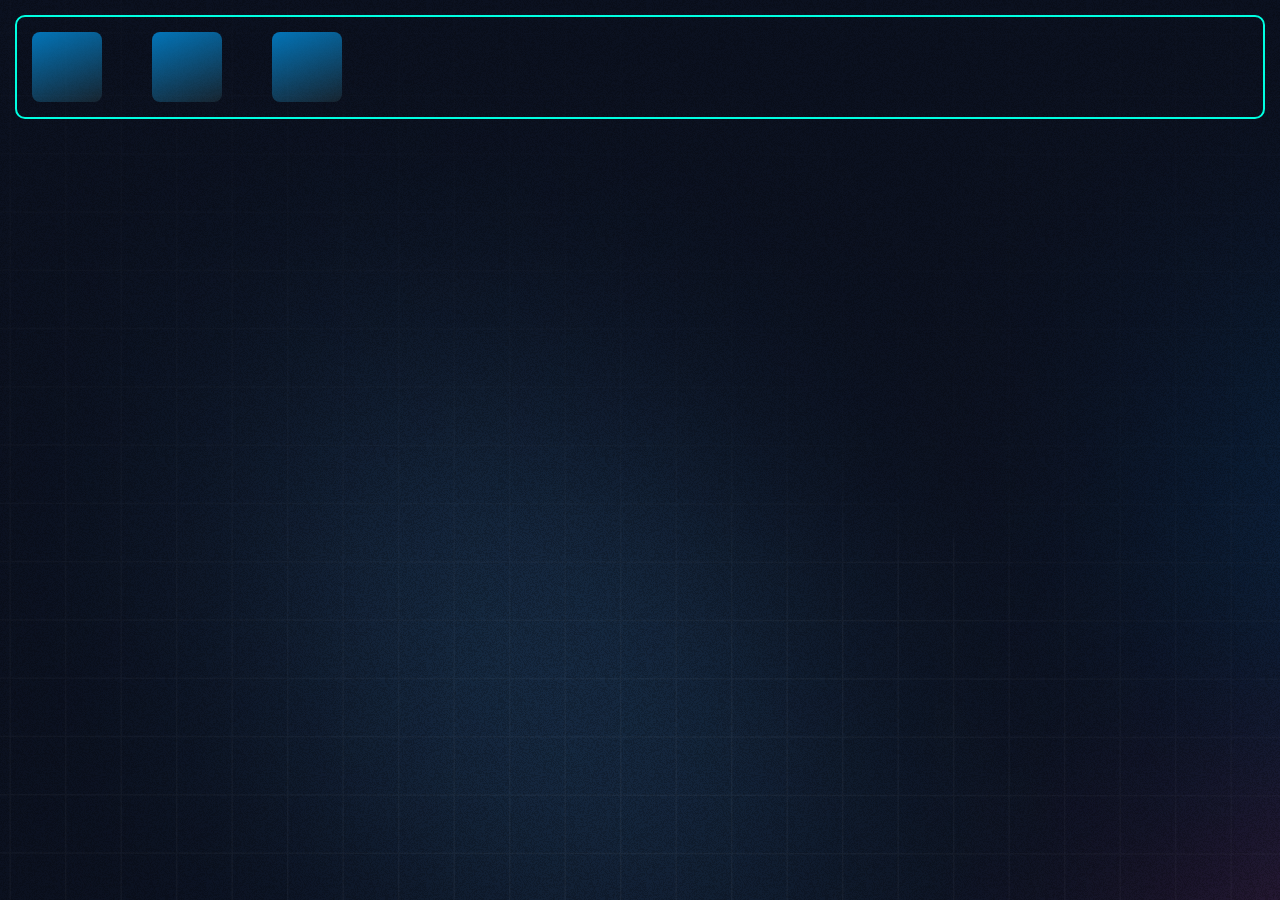
<file: flexbox-batch-06-main/flexbox/index.html>
<!DOCTYPE html>
<html lang="en">
  <head>
    <meta charset="UTF-8" />
    <meta http-equiv="X-UA-Compatible" content="IE=edge" />
    <meta name="viewport" content="width=device-width, initial-scale=1.0" />
    <link rel="stylesheet" href="style.css" />
    <link rel="stylesheet" href="basic.css" />
    <title>Flex Box</title>
  </head>
  <body>
    <div class="container">
      <div class="box"></div>
      <div class="box"></div>
      <div class="box"></div>
    </div>

    <!-- <div class="position-container">
      <div class="position-sub-container">
        <div class="position"></div>
        <div class="position"></div>
        <div class="position"></div>
      </div>
      <div class="position-sub-container">
        <div class="position"></div>
        <div class="position"></div>
        <div class="position"></div>
      </div>
      <div class="position-sub-container">
        <div class="position"></div>
        <div class="position"></div>
        <div class="position"></div>
      </div>
    </div> -->
  </body>
</html>
</file>
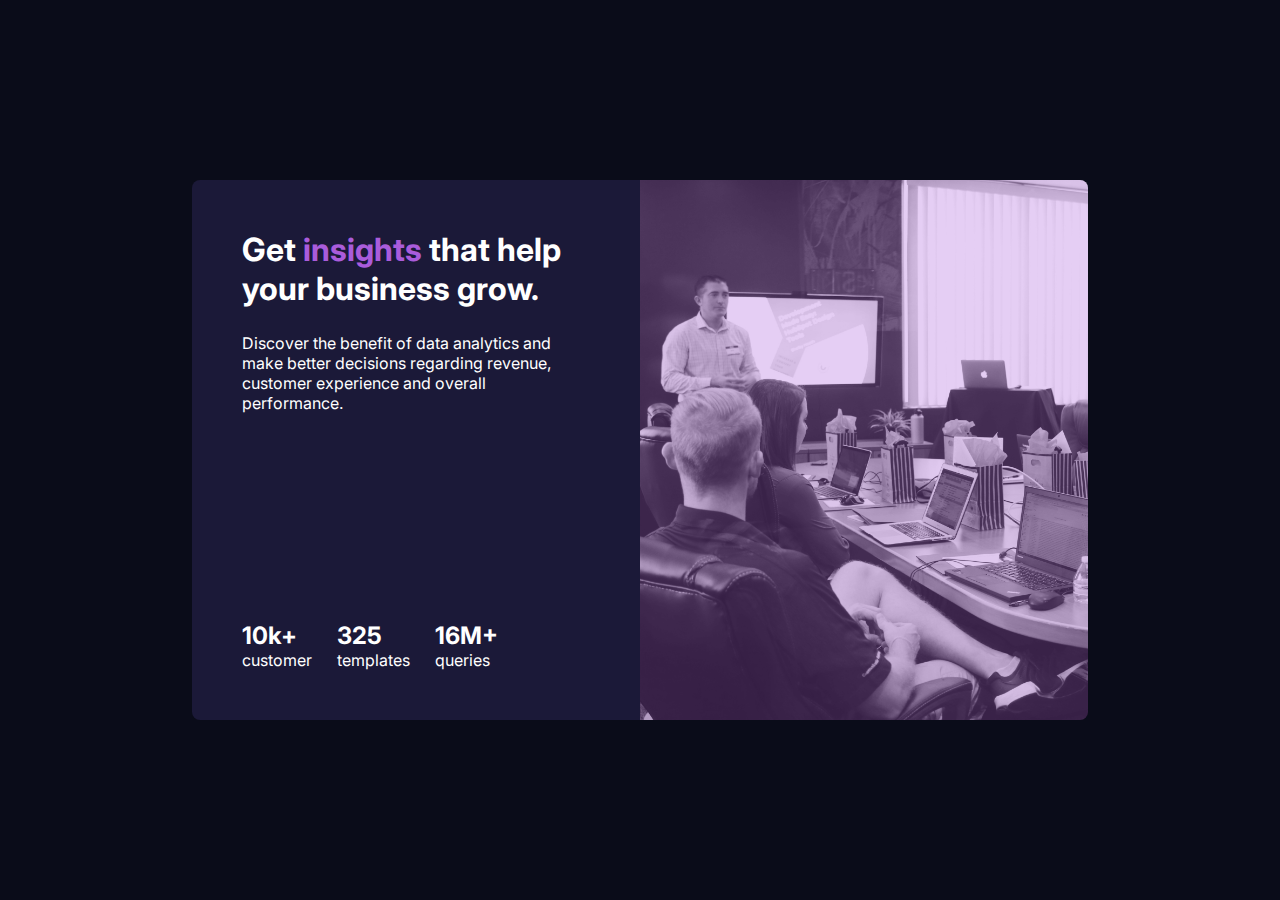
<file: flexbox-batch-06-main/hero-section/index.html>
<!DOCTYPE html>
<html lang="en">
  <head>
    <meta charset="UTF-8" />
    <meta http-equiv="X-UA-Compatible" content="IE=edge" />
    <meta name="viewport" content="width=device-width, initial-scale=1.0" />
    <link rel="stylesheet" href="style.css" />
    <link rel="preconnect" href="https://fonts.googleapis.com" />
    <link rel="preconnect" href="https://fonts.gstatic.com" crossorigin />
    <link
      href="https://fonts.googleapis.com/css2?family=Inter:wght@300;400;500&family=Lexend+Deca:wght@300;400;500&display=swap"
      rel="stylesheet"
    />
    <title>Document</title>
  </head>
  <body>
    <div class="container">
      <div class="card">
        <div class="card__text">
          <div class="card__title">
            <h1>Get <span>insights</span> that help your business grow.</h1>
            <p>
              Discover the benefit of data analytics and make better decisions
              regarding revenue, customer experience and overall performance.
            </p>
          </div>
          <div class="card__stat">
            <div>
              <h2>10k+</h2>
              <p>customer</p>
            </div>
            <div>
              <h2>325</h2>
              <p>templates</p>
            </div>
            <div>
              <h2>16M+</h2>
              <p>queries</p>
            </div>
          </div>
        </div>
        <div class="card__image">
          <div class="overlay"></div>
          <img src="./images/meeting.jpg" alt="" />
        </div>
      </div>
    </div>
  </body>
</html>
</file>
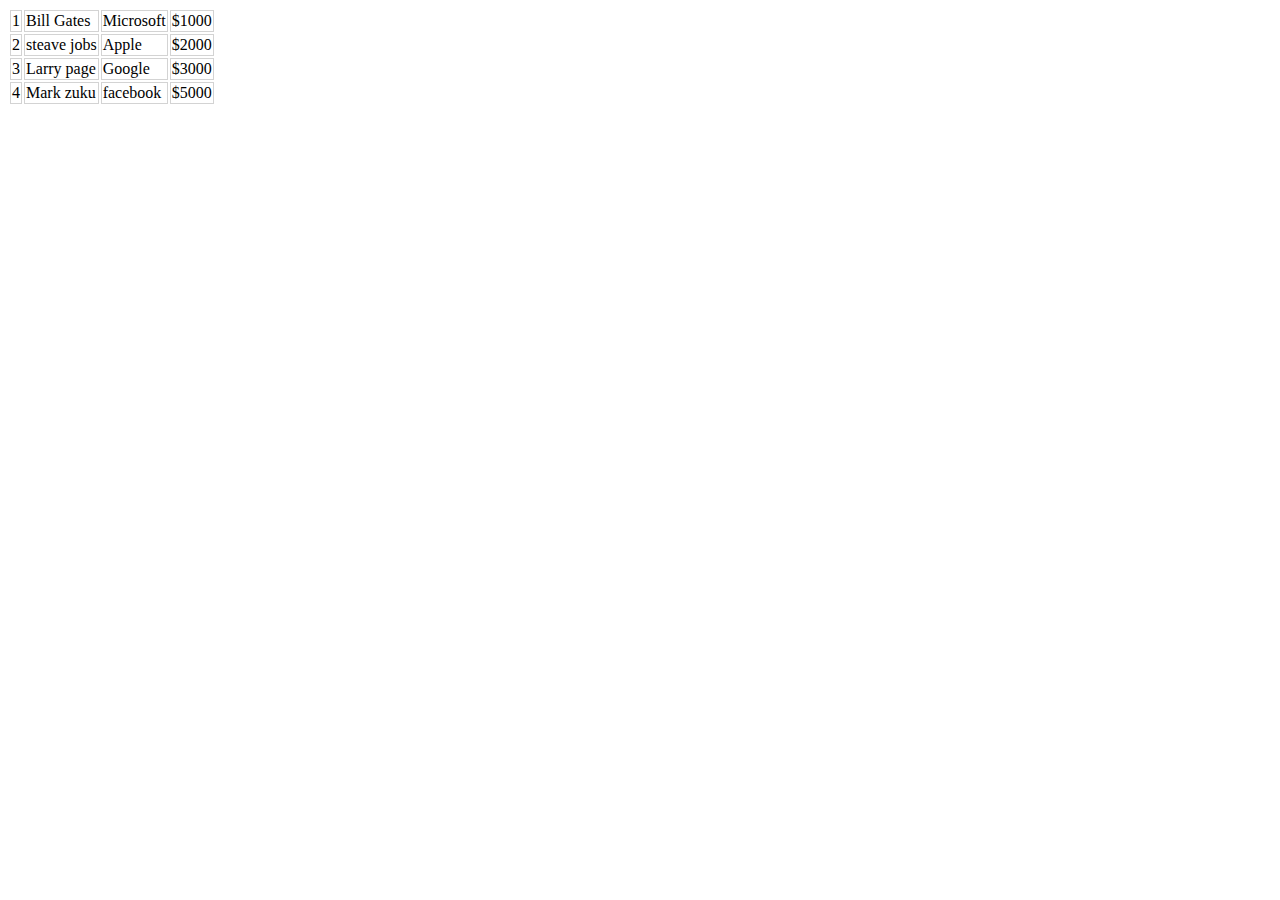
<file: table/table.html>
<!DOCTYPE html>
<html lang="en">
<head>
    <meta charset="UTF-8">
    <meta http-equiv="X-UA-Compatible" content="IE=edge">
    <meta name="viewport" content="width=device-width, initial-scale=1.0">
    <title>Document</title>
    <link rel="stylesheet" href="table.css">
</head>
<body>
    <table>
        <tr>
            <td>1</td>
            <td>Bill Gates</td>
            <td>Microsoft</td>
            <td>$1000 </td>
        </tr>
        <tr>
            <td>2</td>
            <td>steave jobs</td>
            <td>Apple</td>
            <td>$2000</td>
        </tr>
        <tr> 
            <td>3</td>
            <td>Larry page</td>
            <td>Google</td>
            <td>$3000</td>
           
        </tr>
        <tr>
            <td>4</td>
            <td>Mark zuku  </td>
            <td>facebook</td>
            <td>$5000</td>
        </tr>
    </table>
</body>
</html>
</file>
<file: flexbox-batch-06-main/flexbox/style.css>
.container {
  display: flex;
  justify-content: flex-start;
  gap: 50px;
}
</file>
<file: flexbox-batch-06-main/flexbox/basic.css>
* {
  box-sizing: border-box;
  margin: 0;
  padding: 0;
}

body {
  background-image: url("./images/bg.png");
  padding: 15px;
  position: relative;
}

.position-container {
  position: absolute;
  top: 0;
  left: 0;
  height: 100vh;
  width: 100%;
  padding: 30px;
  display: flex;
  flex-direction: column;
  justify-content: space-between;
}

.position-sub-container {
  display: flex;
  justify-content: space-between;
  align-items: center;
}

.position {
  border: 2px dashed #00ffe1;
  border-radius: 8px;
  height: 74px;
  width: 74px;
}

.box {
  background-image: linear-gradient(
    160deg,
    rgba(0, 148, 233, 0.762) 0%,
    rgba(128, 208, 199, 0.1) 100%
  );
  border-radius: 8px;
  height: 70px;
  width: 70px;
}

.container {
  border: 2px solid #00ffe1;
  border-radius: 10px;
  padding: 15px;
  width: 100%;
}
</file>
<file: flexbox-batch-06-main/hero-section/style.css>
:root {
  --blue: #0a0c19;
  --dark-violet: #1b1938;
  --violet: #aa5cdb;
  --white: #fff;
  --off-white: #dcdcdc;
  --primary-font: "Inter", sans-serif;
  --secondary-font: "Lexend Deca", sans-serif;
}

* {
  box-sizing: border-box;
  margin: 0;
  padding: 0;
}

.container {
  height: 100vh;
  display: flex;
  justify-content: center;
  align-items: center;
  background-color: var(--blue);
}

.card {
  height: 60vh;
  width: 70%;
  display: flex;
  border-radius: 8px;
  overflow: hidden;
}

.card__text {
  height: 100%;
  width: 50%;
  background-color: var(--dark-violet);
  color: var(--white);
  font-family: var(--primary-font);
  display: flex;
  flex-direction: column;
  justify-content: space-between;
  padding: 50px;
}

.card__title > h1 {
  margin-bottom: 25px;
}

.card__title > h1 > span {
  color: var(--violet);
}
.card__image {
  height: 100%;
  width: 50%;
  position: relative;
}

.card__image > img {
  filter: grayscale(100%);
  height: 100%;
  width: 100%;
  object-fit: cover;
  object-position: left;
}

.card__stat {
  display: flex;
  gap: 25px;
}

.overlay {
  height: 100%;
  width: 100%;
  background-color: var(--violet);
  position: absolute;
  top: 0;
  right: 0;
  opacity: 0.3;
  z-index: 1;
  transition: all ease-in-out 300ms;
}

.card:hover .overlay {
  opacity: 0;
}

.card:hover .card__image > img {
  filter: grayscale(0%);
}

@media only screen and (max-width: 1100px) {
  .card__text {
    width: 75%;
  }
  .card__image {
    width: 25%;
  }
}

@media only screen and (max-width: 800px) {
  .card {
    height: 90vh;
    flex-direction: column-reverse;
  }
  .card__text {
    width: 100%;
  }
  .card__image {
    width: 100%;
  }
}

@media only screen and (max-width: 500px) {
  .card__text {
    height: 70%;
    padding: 25px;
  }
  .card__title > h1 {
    font-size: 1.5rem;
  }

  .card__image {
    height: 30%;
  }
}
</file>
<file: table/table.css>
td{border: 1px solid lightgray;}
</file>
